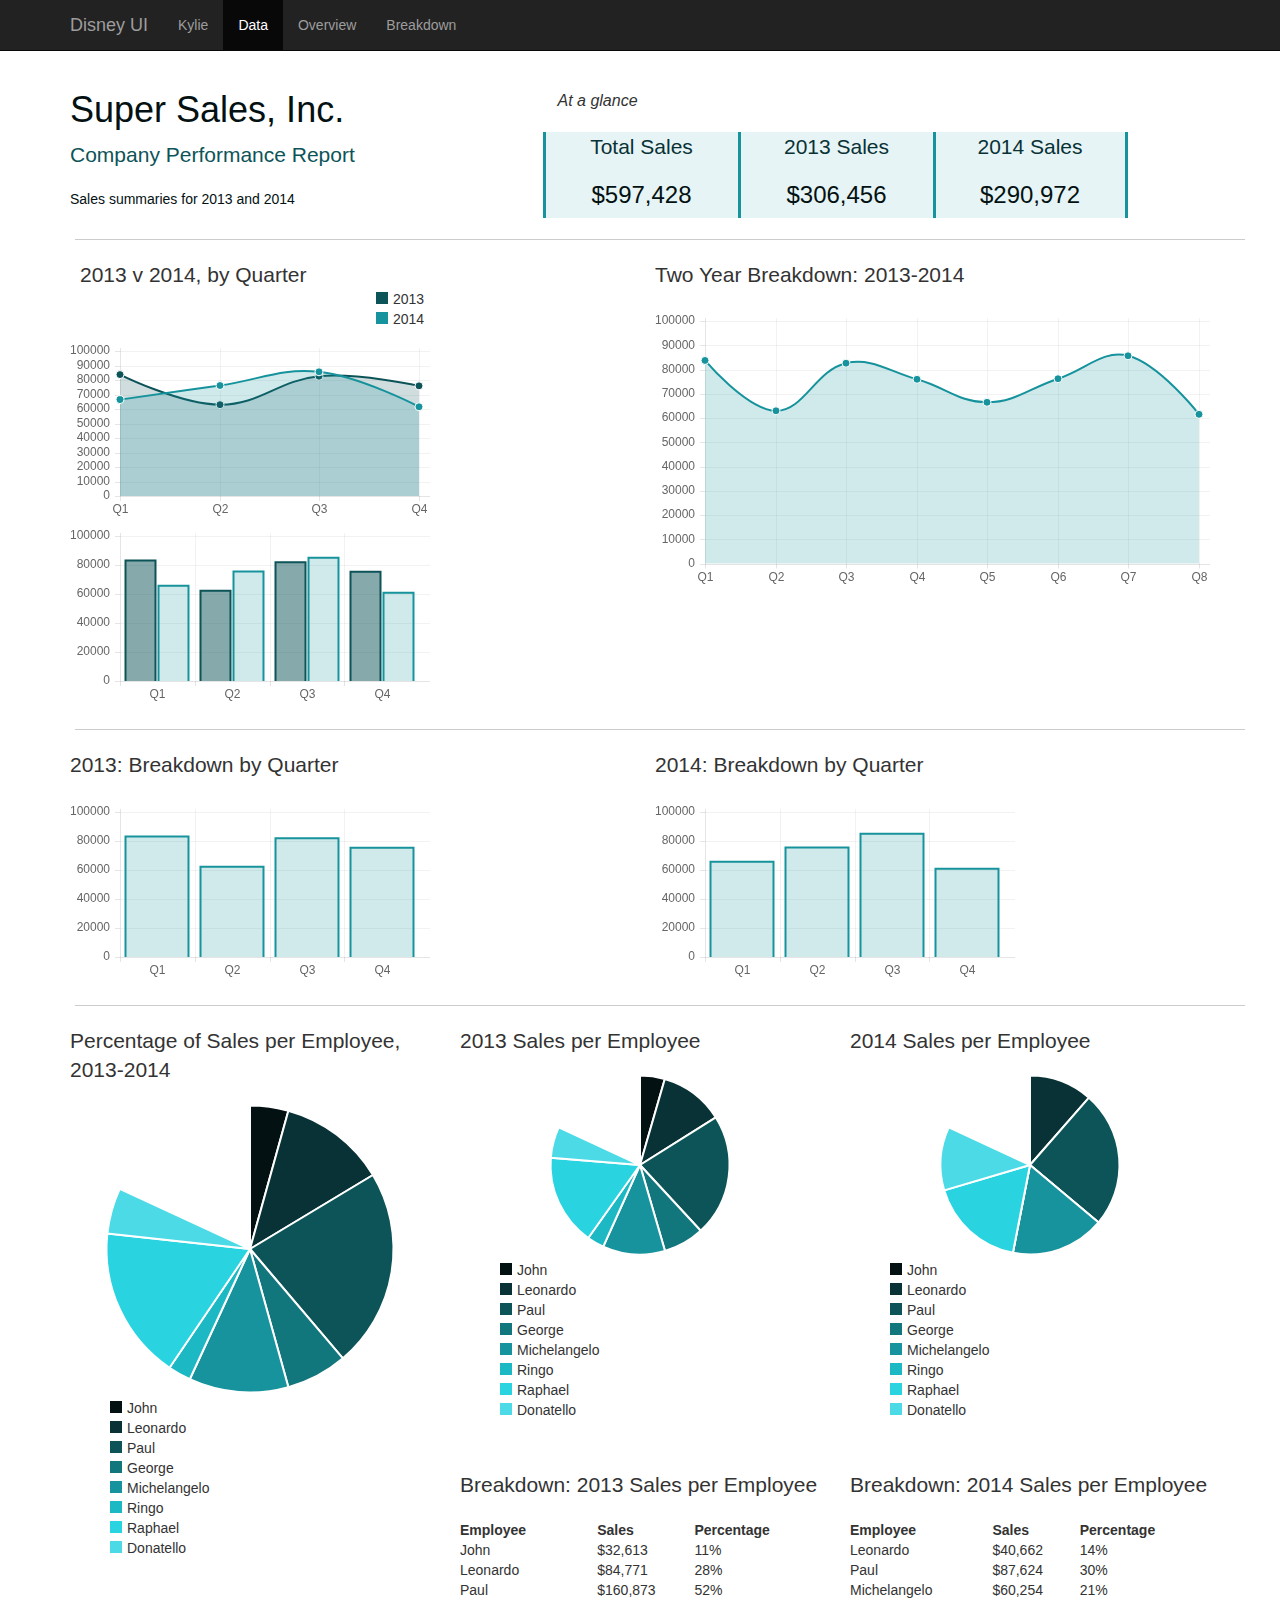
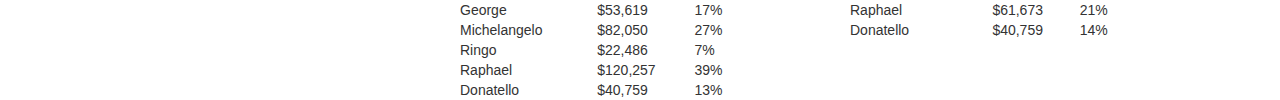
<file: data.html>
<!DOCTYPE html>
<html lang="en">
  <head>
    <meta charset="utf-8">
    <meta http-equiv="X-UA-Compatible" content="IE=edge">
    <meta name="viewport" content="width=device-width, initial-scale=1">
    <meta name="description" content="Disney UI Internship Assignment">
    <meta name="author" content="Kylie Nicholson">
    <link rel="icon" href="img/bars.png">

    <title>Data- Kylie Nicholson Disney UI</title>

    <!-- Stylesheets -->
    <link href="css/bootstrap.min.css" rel="stylesheet">
    <link href="css/custom.css" rel="stylesheet">

    <!-- js-->
    <script type="text/javascript" src="js/data_raw.js"></script>
    <script src="https://code.jquery.com/jquery-1.12.0.min.js"></script>

  <script>
  $(function() {
    $('a[href*="#"]:not([href="#"])').click(function() {
      if (location.pathname.replace(/^\//,'') == this.pathname.replace(/^\//,'') && location.hostname == this.hostname) {
        var target = $(this.hash);
        target = target.length ? target : $('[name=' + this.hash.slice(1) +']');
        if (target.length) {
          $('html, body').animate({
            scrollTop: target.offset().top
          }, 1000);
          return false;
        }
      }
    });
  });
  </script>

    <!-- HTML5 shim and Respond.js for IE8 support of HTML5 elements and media queries -->
    <!--[if lt IE 9]>
      <script src="https://oss.maxcdn.com/html5shiv/3.7.2/html5shiv.min.js"></script>
      <script src="https://oss.maxcdn.com/respond/1.4.2/respond.min.js"></script>
    <![endif]-->
  </head>

  <body>

    <nav class="navbar navbar-inverse navbar-fixed-top">
      <div class="container">
        <div class="navbar-header">
          <button type="button" class="navbar-toggle collapsed" data-toggle="collapse" data-target="#navbar" aria-expanded="false" aria-controls="navbar">
            <span class="sr-only">Toggle navigation</span>
            <span class="icon-bar"></span>
            <span class="icon-bar"></span>
            <span class="icon-bar"></span>
          </button>
          <a class="navbar-brand" href="#">Disney UI</a>
        </div>
        <div id="navbar" class="collapse navbar-collapse">
          <ul class="nav navbar-nav">
            <li><a href="index.html">Kylie</a></li>
            <li class="active"><a href="data.html#top">Data</a></li>
            <li><a href="#top">Overview</a></li>
            <li><a href="#breakdown">Breakdown</a></li>
          </ul>
        </div><!--/.nav-collapse -->
      </div>
    </nav>

    <div class="container" id="top">
      <div class="row">
        <div class="col-xs-4">
          <h1 class="title">Super Sales, Inc.</h1>
          <p class="lead subtitle">Company Performance Report</p>
          <p class="title">Sales summaries for 2013 and 2014</p>
        </div>
        <div class="col-xs-6 col-xs-offset-1">
          <p class="slant-title">At a glance</p>
            <div class="row">
              <div class="col-xs-4 sales">
                <p class="lead colored-accent">Total Sales</p>
                <h3 class="colored">$597,428</h3>
              </div>
              <div class="col-xs-4 sales">
                <p class="lead colored-accent"> 2013 Sales</p>
                <h3 class="colored">$306,456</h3>
              </div>
              <div class="col-xs-4 sales-end">
                <p class="lead colored-accent"> 2014 Sales</p>
                <h3 class="colored">$290,972</h3>
              </div>
            </div>
        </div>
    </div>
    <div class="row">
      <div class="col-xs-12 horiz-break">
      </div>
    </div>
    <div class="row">
      <div class="col-xs-4">
        <p class="lead chart-title">2013 v 2014, by Quarter</p>
        <div id="legend1" class="chart-legend"></div>
        <canvas id="lineChart1" width="100%" height="50%"></canvas>
        <canvas id="barChart3" width="100%" height="50%"></canvas>
      </div>
      <div class="col-xs-6 col-xs-offset-2">
        <p class="lead">Two Year Breakdown: 2013-2014</p>
        <canvas id="lineChart2" width="100%" height="50%"></canvas>
      </div>
    </div>
    <div class="row" id="breakdown">
      <div class="col-xs-12 horiz-break">
      </div>
    </div>
    <div class="row">
      <div class="col-xs-4">
        <p class="lead">2013: Breakdown by Quarter</p>
        <canvas id="barChart1" width="100%" height="50%"></canvas>
      </div>
    
      <div class="col-xs-4 col-xs-offset-2">
        <p class="lead">2014: Breakdown by Quarter</p>
        <canvas id="barChart2" width="100%" height="50%"></canvas> 
      </div>
    </div>
    <div class="row">
      <div class="col-xs-12 horiz-break">
      </div>
    </div>
    <div class="row">
      <div class="col-xs-4">
        <p class="lead">Percentage of Sales per Employee, 2013-2014</p>
        <canvas id="pieChart1" width="100%" height="80%%"></canvas>
        <div id="legend2" class="chart-legend"></div>
      </div>
      <div class="col-xs-4">
        <p class="lead">2013 Sales per Employee</p>
        <canvas id="pieChart2" width="100%" height="50%"></canvas>
        <div id="legend3" class="chart-legend"></div>
        <div class="employeereview">
          <p class="lead">Breakdown: 2013 Sales per Employee</p>
          <table id ="2013table" style="width:100%">
          </table>   
        </div>
      </div>
      <div class="col-xs-4">
        <p class="lead">2014 Sales per Employee</p>
        <canvas id="pieChart3" width="100%" height="50%"></canvas>
        <div id="legend4" class="chart-legend"></div>
        <div class="employeereview">
          <p class="lead">Breakdown: 2014 Sales per Employee</p>
          <table id ="2014table" style="width:100%">
          </table>   
        </div>
      </div>
    </div>
  </div><!-- /.container -->
     <footer class="footer">
      <div class="container">
         <!-- <p class="footer-text">Built with magic.</p> -->
      </div>
    </footer>
  
    <!-- Bootstrap core JavaScript
    ================================================== -->
    <!-- Placed at the end of the document so the pages load faster -->
    <script src="https://ajax.googleapis.com/ajax/libs/jquery/1.11.3/jquery.min.js"></script>
    <script>window.jQuery || document.write('<script src="../../assets/js/vendor/jquery.min.js"><\/script>')</script>
    <script src="js/bootstrap.min.js"></script>
    <script type="text/javascript">
    jQuery(document).ready(function ($) {
        $('#tabs').tab();
    });
</script> 
 <!-- chart.js -->
    <script src="js/Chart.js"></script>
    <script src="js/mychart.js"></script>  
  </body>
</html>
</file>
<file: css/custom.css>
html {
  /*position: relative;*/
  max-height: 100%;
}

/* fix navbar at top*/
body {
 /* min-height: 2000px;*/
  padding-top: 70px;
  margin-bottom: 60px;
  max-height: 100%;
}

.main {
  padding: 40px 15px;
  /*text-align: center;*/
  margin-left: 120px;
}

img.kylie{
	display: block;
	max-width: 100%;
	/*margin-left: auto;
	margin-right: auto;*/
}
.navbar{
	position: fixed;
}

.footer {
  position: absolute;
  bottom: 0;
  width: 100%;
  /* Set the fixed height of the footer here */
  height: 30px;
  /*background-color: #f5f5f5;*/
  text-align: center;
}
.tab-pane{
	padding-left: 20px;
	margin-top: 10px;
}
#tabs{
	margin-top: 60px;
}
.grid{
	background-color: #efefef;
	height: 230px;
	padding: 0 20px;
	border: 10px solid white;
}
.grid-content{
	height: 200px;
	padding: 20px;
}
.school{
	margin-bottom: 30px;
	background-color: #efefef;
	padding: 1px 20px 20px 20px;
	width: 100%;
}
.footer-text{
	font-weight: 300;
	font-style: italic;
}
.contact-info{
	margin-top: 20px;
}
.contact-info p{
	margin: 5px;
/*	font-weight: 300;*/
/*	font-size: 14px;*/
}
.nav-tabs>li>a{
	color: #555;
}
.nav-tabs>li>a:hover{
	color: #000;
	font-weight: bold;
}
/* teal active tabs*/
.nav-tabs>li.active>a, .nav-tabs>li.active>a:focus, .nav-tabs>li.active>a:hover {
	color: #18bc9c;
	font-weight: bold;
}
/* orange active tabs */
.nav-tabs>li.active>a#ed, .nav-tabs>li.active>a#ed:focus, .nav-tabs>li.active>a#ed:hover {
	color: #BC5D37;
	font-weight: bold;
}
/* pink active tabs*/
.nav-tabs>li.active>a.pink, .nav-tabs>li.active>a.pink:focus, .nav-tabs>li.active>a.pink:hover {
	color: #A73157;
	font-weight: bold;
}
/* blue active tabs*/
.nav-tabs>li.active>a.blue, .nav-tabs>li.active>a.blue:focus, .nav-tabs>li.active>a.blue:hover {
	color: #3498db;
	font-weight: bold;
}
.orange{
	color: #f39c12;
}
.yellow{
	color: #f39c12;
}
.red{
	color: #e74c3c;
}
.green{
	color: #18bc9c;
}
.blue{
	color: #3498db;
}
/* pallete*/
.green2{
	color:#69A831;
}
.green3{
	color:#89C554;
}
.teal2{
	color:#26815A;
}
.teal3{
	color:#409772;
}
.orange2{
	color:#BC5D37;
}
.orange3{
	color:#DC825E;
}
.pink2{
	color:#A73157;
}
.pink3{
	color:#C35377;
}
.plain{
	color:#000;
}
.plain:hover{
	color:#000;
}
.divider{
    position:absolute;
    left:50%;
    top:10%;
    bottom:10%;
    border-left:3px solid #16939c;
}
.sales{
	text-align: center;
	border-left:3px solid #16939c;
	background: rgba(22, 147, 156,0.1);
}
.sales-end{
	text-align: center;
	border-left:3px solid #16939c;
	border-right:3px solid #16939c;
	background: rgba(22, 147, 156,0.1);
}
.slant-title{
	margin-top: 20px;
	font-style: italic;
	margin-bottom: 20px;
    font-size: 16px;
    font-weight: 300;
    line-height: 1.4;
}
.horiz-break{
	border-bottom:1px solid #ccc;
	margin: 20px;
}
.chart-title{
	margin-left: 10px;
	margin-bottom: 0px;
}
#breakdown:before { 
  display: block; 
  content: " "; 
  margin-top: -50px; 
  height: 50px; 
  visibility: hidden; 
}
#top:before { 
  display: block; 
  content: " "; 
  margin-top: -65px; 
  height: 65px; 
  visibility: hidden; 
}
.title{
	color: #031112;
}
.subtitle{
	color: #0d5459
}
.colored{
	color: #031112;
}
.colored-accent{
	color: #083236;
}
.chart-legend li span{
    display: inline-block;
    width: 12px;
    height: 12px;
    margin-right: 5px;
    text-align: right;
}
ul.line-legend{
	list-style: none;
	margin-right: 20px;

}
.chart-legend{
	width: 100%;
	text-align: right;
}
ul.pie-legend{
	list-style: none;
	text-align: left;
}
.employeereview{
	margin-top: 50px;
}
</file>
